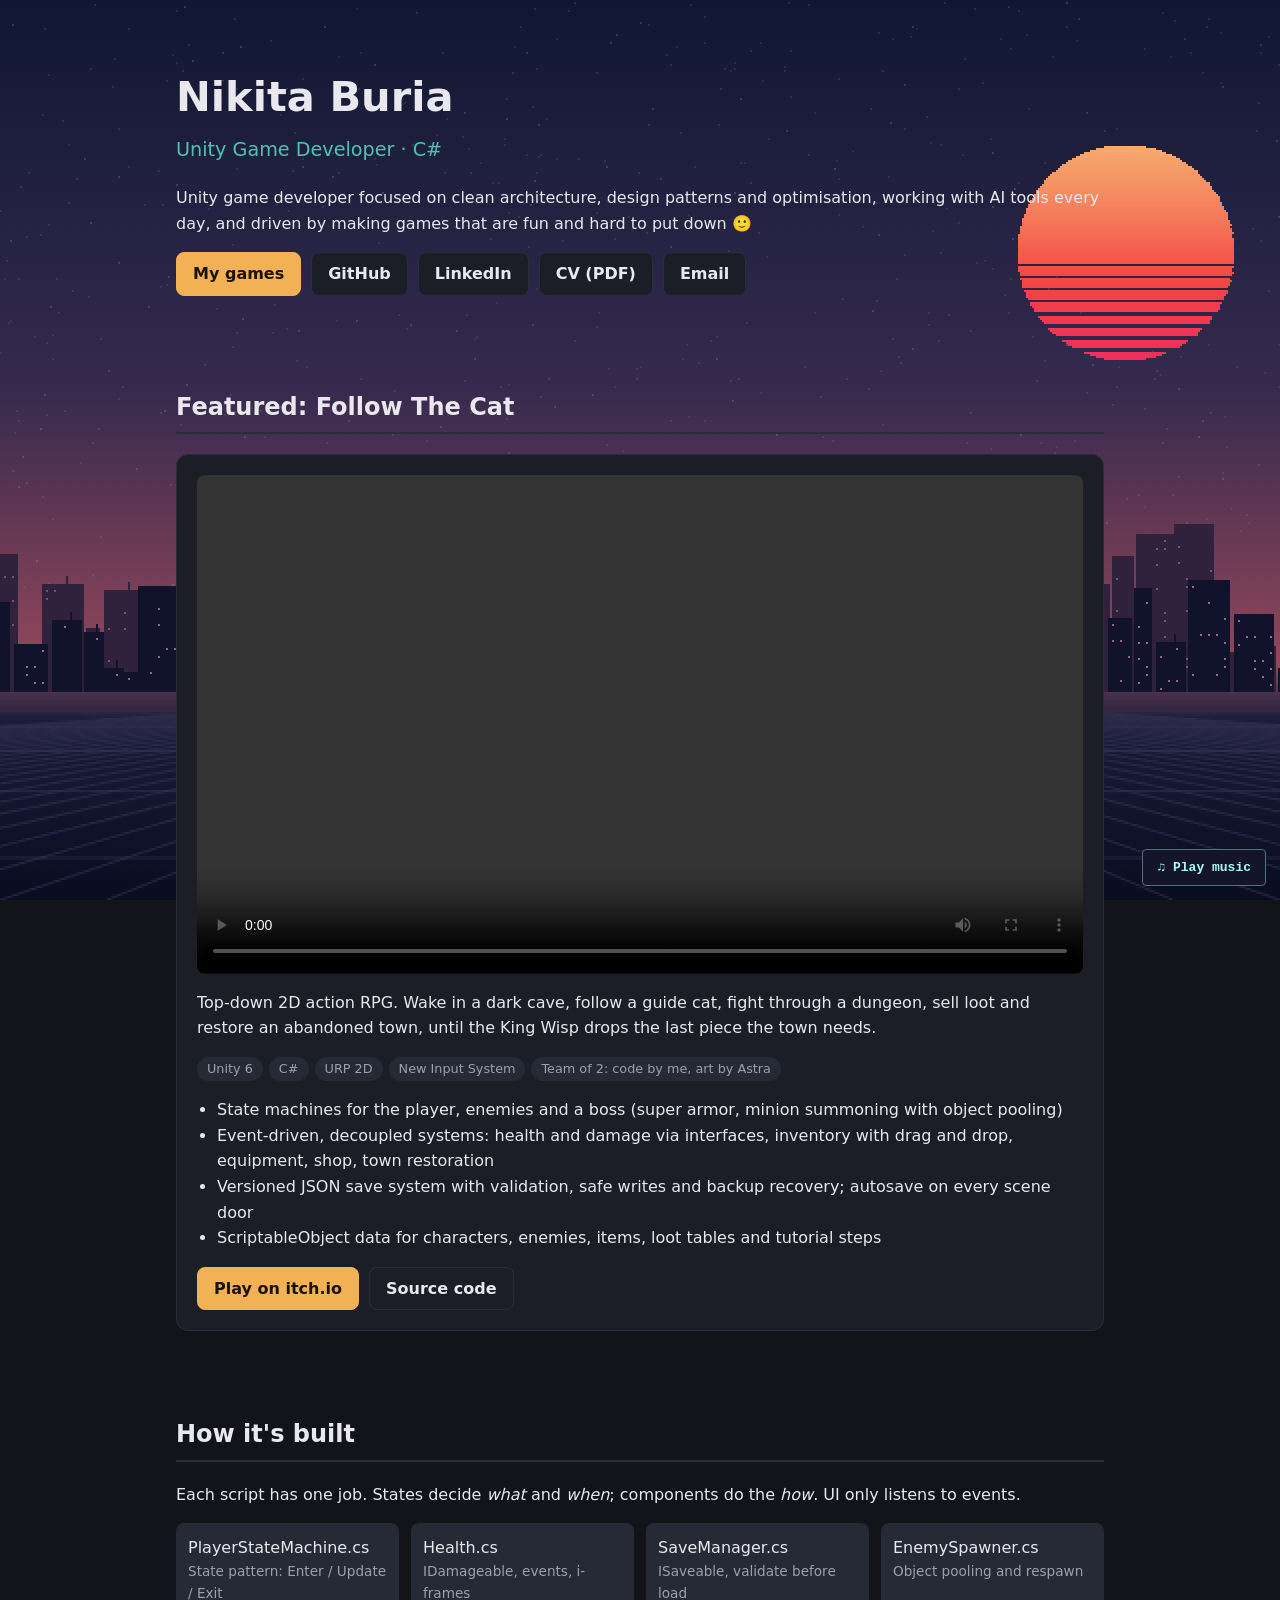
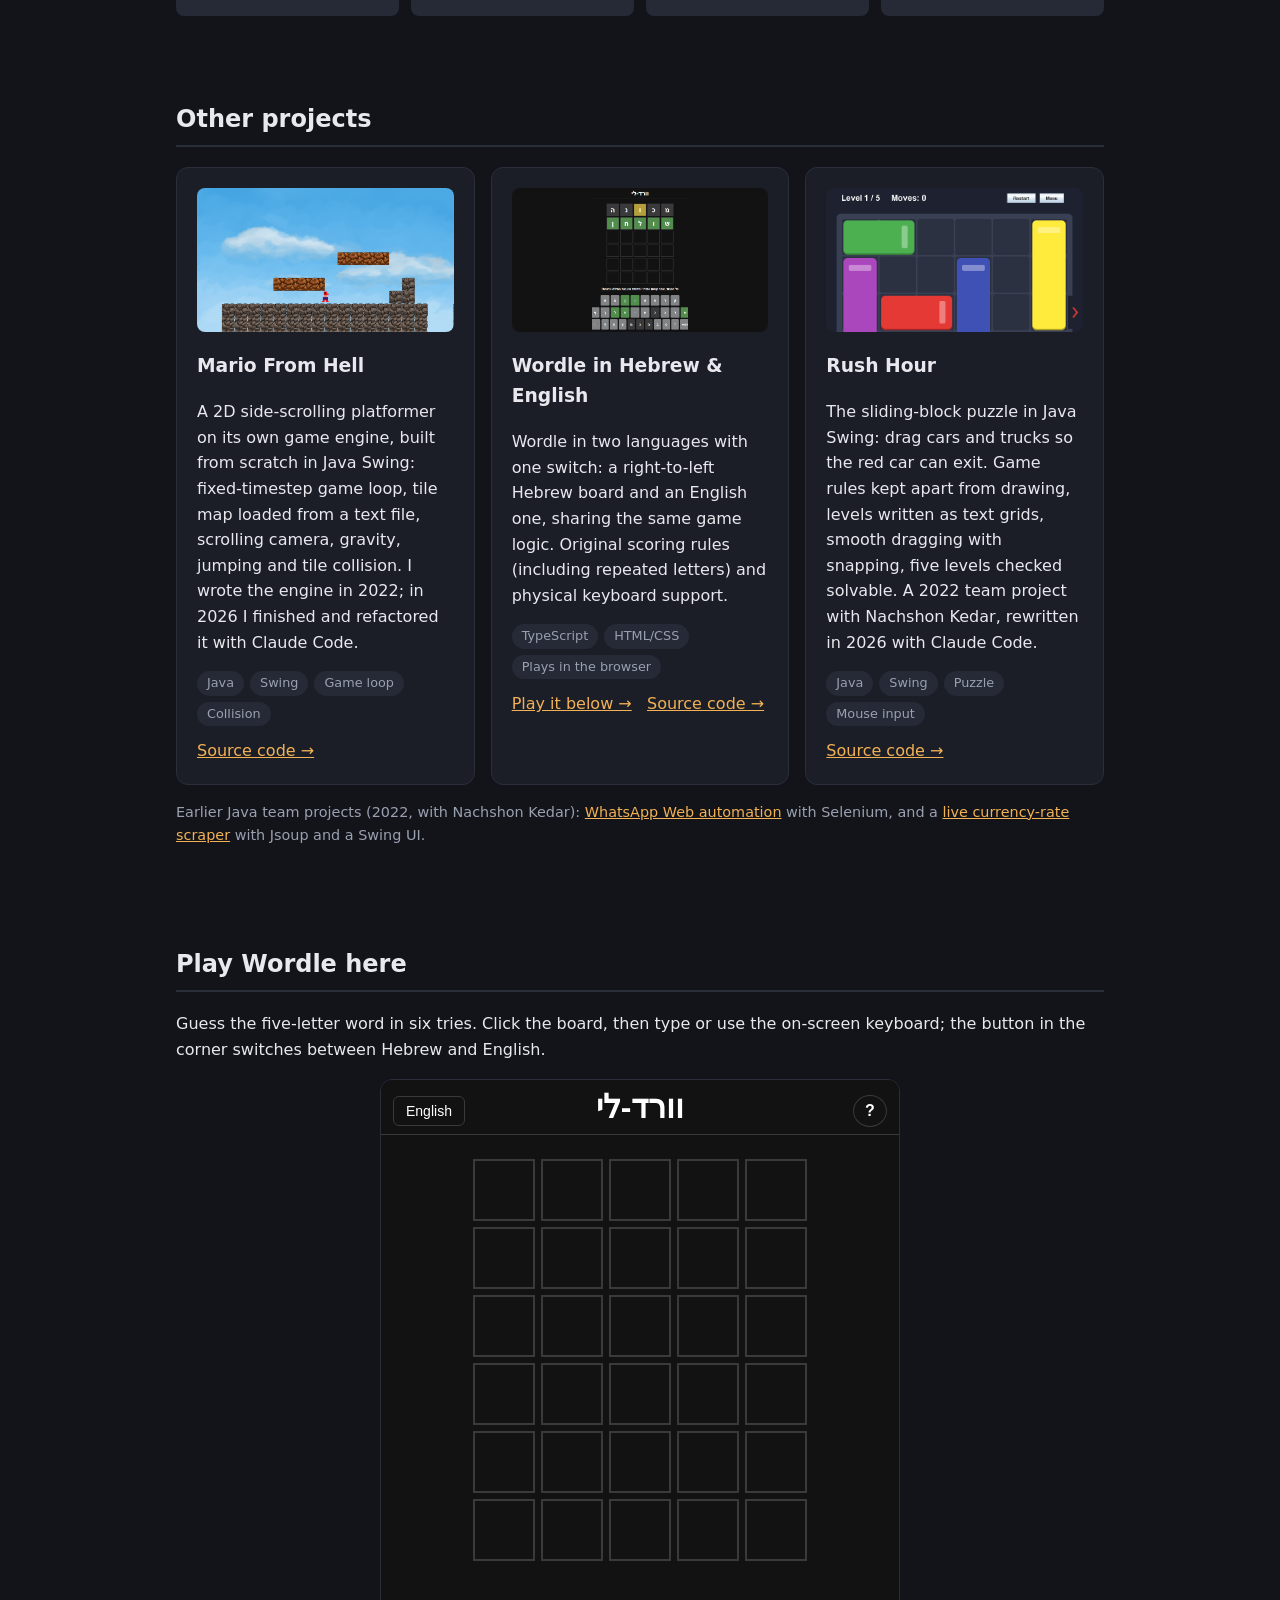
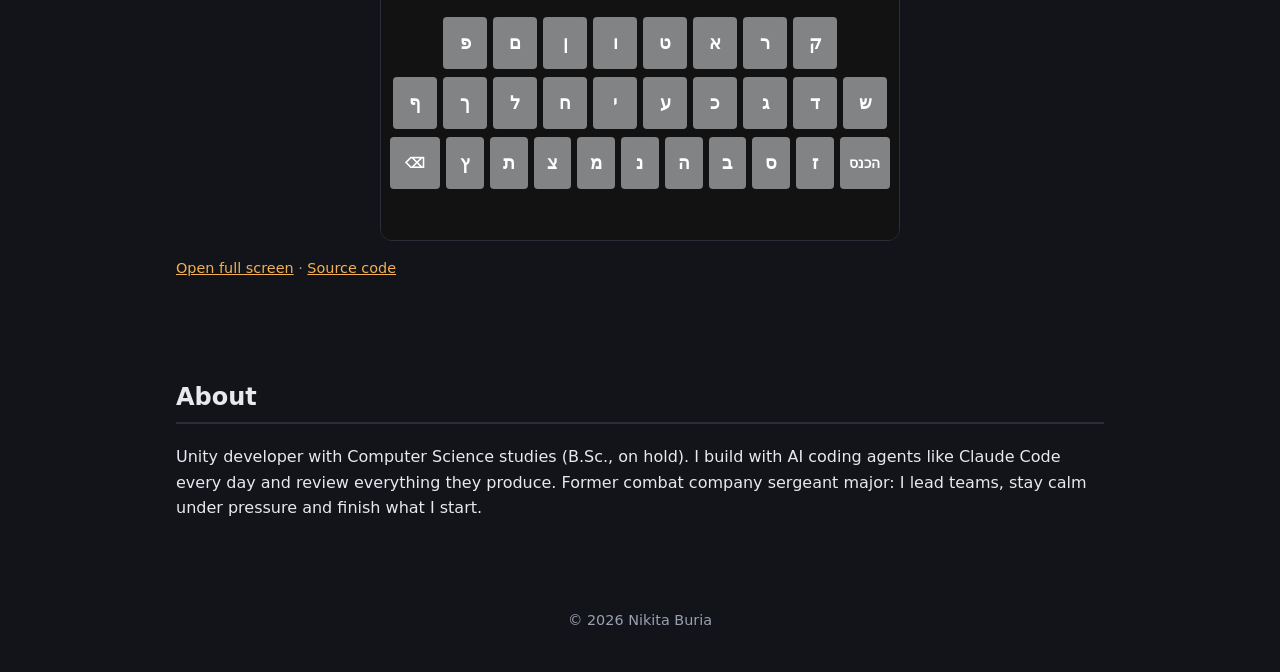
<file: index.html>
<!doctype html>
<html lang="en">
<head>
<meta charset="utf-8">
<meta name="viewport" content="width=device-width, initial-scale=1">
<title>Nikita Buria – Unity Game Developer</title>
<meta name="description" content="Portfolio of Nikita Buria, Unity game developer (C#).">
<script>
window.addEventListener('DOMContentLoaded', () => {
  document.body.style.isolation = 'isolate';
  function canvas(layer) {
    const c = document.createElement('canvas');
    c.setAttribute('aria-hidden','true');
    c.style.cssText = 'position:fixed;inset:0;width:100%;height:100%;pointer-events:none;image-rendering:pixelated;z-index:'+layer;
    document.body.append(c); return c;
  }
  const sky=canvas(-2), wake=canvas(-1), pen=sky.getContext('2d'), glow=wake.getContext('2d');
  const reduced = matchMedia('(prefers-reduced-motion: reduce)');
  const city = document.createElement('canvas');
  const stars = document.createElement('canvas');
  const cityPen = city.getContext('2d');
  let skyFrame = 0;

  function resizeSky() {
    const w = sky.width = city.width = stars.width = Math.ceil(innerWidth / 2);
    const h = sky.height = city.height = stars.height = Math.ceil(innerHeight / 2);
    wake.width = innerWidth;
    wake.height = innerHeight;
    const horizon = Math.floor(h * .77);
    let seed = 579;
    const random = () => ((seed = (1664525 * seed + 1013904223) >>> 0) / 4294967296);
    const starPen = stars.getContext('2d');
    for (let i = 0; i < w * h / 450; i++) {
      const x = Math.floor(random() * w), y = Math.floor(random() * h * .69);
      starPen.fillStyle = random() > .82 ? '#eee7d5' : '#9897bd';
      starPen.fillRect(x, y, 1, 1);
    }
    function rect(x, y, width, height, color) {
      cityPen.fillStyle = color;
      cityPen.fillRect(Math.floor(x), Math.floor(y), Math.ceil(width), Math.ceil(height));
    }
    for(let layer=0;layer<2;layer++){
      for(let x=-6;x<w;){
        const width=5+Math.floor(random()*17),top=horizon-(.02+random()*(layer?.105:.17))*h,color=layer?'#10132b':'#30213d';
        rect(x,top,width,horizon-top,color);
        if(random()>.68)rect(x+width*.6,top-4,1,5,color);
        for(let y=top+3;y<horizon-1;y+=4)for(let col=x+2;col<x+width-1;col+=4)if(random()>.83)rect(col,y,1,1,layer?'#9b6574':'#785669');
        x+=width+Math.floor(random()*3);
      }
    }
    cityPen.strokeStyle='#343051';cityPen.lineWidth=.7;cityPen.beginPath();
    for(let x=-w*2;x<w*3;x+=Math.max(18,w/12)){cityPen.moveTo(w*.51+(x-w*.51)*.045,horizon);cityPen.lineTo(x,h);}
    for(let d=1;d<h-horizon;d=d*1.65+1){cityPen.moveTo(0,horizon+d);cityPen.lineTo(w,horizon+d);}cityPen.stroke();
    drawSky();
  }

  function drawSky() {
    skyFrame = 0;
    const w = sky.width, h = sky.height;
    const distance = Math.max(1, document.documentElement.scrollHeight - innerHeight);
    const progress = Math.max(0, Math.min(1, scrollY / distance));
    const night = progress * progress * (3 - 2 * progress);
    const gradient = pen.createLinearGradient(0, 0, 0, h);
    for (const [stop, day, dark] of [
      [0, [15, 23, 50], [4, 7, 24]], [.43, [53, 42, 78], [14, 22, 54]],
      [.74, [147, 71, 90], [39, 48, 79]], [.8, [26, 29, 57], [12, 19, 39]],
      [1, [8, 13, 32], [5, 10, 24]]
    ]) {
      const rgb = day.map((v, i) => Math.round(v + (dark[i] - v) * night));
      gradient.addColorStop(stop, 'rgb(' + rgb.join(',') + ')');
    }
    pen.fillStyle = gradient;
    pen.fillRect(0, 0, w, h);
    pen.globalAlpha = .16 + .84 * night;
    pen.drawImage(stars, 0, 0);
    pen.globalAlpha = 1;
    const radius = Math.min(w * .105, h * .12);
    const horizon = Math.floor(h * .77);
    const sunX = w * .88, moonX = w * .88;
    const sunY = h * .28 + night * h * .95;
    const moonY = h * 1.2 - night * h * .94;
    pen.save();
    pen.beginPath(); pen.rect(0, 0, w, horizon); pen.clip();
    function disk(x, cy, r, color, striped) {
      for (let y = -Math.floor(r); y <= r; y++) {
        if (striped && y > 0 && y % 6 < 1 + Math.floor(2 * y / r)) continue;
        const span = Math.sqrt(r * r - y * y);
        pen.fillStyle = striped ? 'hsl(' + (27 - 43 * (y / r + 1) / 2) + ' 88% ' + (70 - 7 * (y / r + 1)) + '%)' : color;
        pen.fillRect(Math.floor(x - span), Math.floor(cy + y), Math.ceil(2 * span), 1);
      }
    }
    if (reduced.matches) pen.globalAlpha = 1 - night;
    disk(sunX, reduced.matches ? h * .28 : sunY, radius, '', true);
    pen.globalAlpha = reduced.matches ? night : 1;
    const cy = reduced.matches ? h * .28 : moonY, r = radius * .74;
    disk(moonX, cy, r, '#d5e3f4', false);
    for (const [x, y, size] of [[-.39,-.22,.21],[.22,.37,.15],[.37,-.31,.095],[-.34,.42,.08]]) {
      disk(moonX + r * x, cy + r * y, r * size, '#a8bed8', false);
    }
    pen.restore();
    pen.drawImage(city, 0, 0);
  }
  function scheduleSky() {
    if (!skyFrame) skyFrame = requestAnimationFrame(drawSky);
  }
  resizeSky();
  addEventListener('resize', resizeSky);
  addEventListener('scroll', scheduleSky, { passive: true });
  addEventListener('pageshow', scheduleSky);
  reduced.addEventListener('change', scheduleSky);
  let points=[],frame=0;
  function trail(now){
    glow.clearRect(0,0,wake.width,wake.height);points=points.filter(p=>now-p.time<340);
    for(let i=1;i<points.length;i++){
      const a=points[i-1],b=points[i],life=Math.max(0,1-(now-a.time)/340);
      for(const [offset,color] of [[4,'#fa56ad'],[0,'#86fff0']]){glow.globalAlpha=life*.87;glow.strokeStyle=color;glow.lineWidth=1+life*2;glow.beginPath();glow.moveTo(a.x,a.y+offset);glow.lineTo(b.x,b.y+offset);glow.stroke();}
      if(i%3===0){glow.fillStyle='#ffe8ac';glow.fillRect(a.x-3,a.y+8+(1-life)*9,2,2);}
    }
    glow.globalAlpha=1;frame=points.length?requestAnimationFrame(trail):0;
  }
  function clearTrail(){points=[];glow.clearRect(0,0,wake.width,wake.height);}
  const panelSelector = '.card, .arch a, .game-frame, iframe, a, button, video';
  function overPanel(event) {
    return event.target instanceof Element && event.target.closest(panelSelector) !== null;
  }
  document.addEventListener('pointerover', event => {
    if (points.length && overPanel(event)) clearTrail();
  }, { passive: true });
  addEventListener('pointermove', event => {
    if (reduced.matches || !event.isPrimary) return;
    if (overPanel(event)) {
      if (points.length) clearTrail();
      return;
    }
    points.push({ x: event.clientX, y: event.clientY, time: performance.now() });
    if (points.length > 90) points.shift();
    if (!frame) frame = requestAnimationFrame(trail);
  }, { passive: true });
  document.addEventListener('pointerleave',clearTrail);reduced.addEventListener('change',clearTrail);
  const control=document.createElement('button');control.type='button';control.textContent='♫  Music off';control.setAttribute('aria-pressed','false');
  control.style.cssText='position:fixed;bottom:max(14px,env(safe-area-inset-bottom));right:14px;z-index:9999;background:#13152b;color:#a4fff0;border:1px solid #52717c;border-radius:4px;padding:10px 14px;font:600 13px monospace;cursor:pointer;';document.body.append(control);
  let ctx,master,clock,step=0,next,playing=false;
  function note(midi,start,length,wave,level,slide=false){
    const osc=ctx.createOscillator(),env=ctx.createGain();osc.type=wave;osc.frequency.setValueAtTime(440*2**((midi-69)/12),start);if(slide)osc.frequency.exponentialRampToValueAtTime(46,start+.09);
    env.gain.setValueAtTime(.0001,start);env.gain.exponentialRampToValueAtTime(level,start+.009);env.gain.exponentialRampToValueAtTime(.0001,start+length);
    osc.connect(env).connect(master);osc.start(start);osc.stop(start+length+.01);osc.onended=()=>{osc.disconnect();env.disconnect();};
  }
  const roots=[45,41,48,43],lead=[0,null,7,12,null,7,3,null,7,null,10,7,null,3,2,null];
  function sequence(){const beat=60/108/4;while(next<ctx.currentTime+.13){const bar=Math.floor(step/16)%4,pos=step%16,root=roots[bar];
    if(pos%4===0)note(48,next,.12,'sine',.42,true);if(pos%4===0||pos===10)note(root+(pos===8?12:0),next,.24,'triangle',.30);if(pos%4===2)note(89,next,.032,'triangle',.065);
    if(lead[pos]!==null)note(root+12+(lead[pos]===3&&bar!==0?4:lead[pos]),next,beat*1.8,'square',.075);step++;next+=beat;}}
  const video = document.querySelector('.video video');
  let musicEnabled = true;

  function syncMusic() {
    const watching = video && !video.paused && !video.ended && !video.error;
    const audible = musicEnabled && ctx?.state === 'running' && !watching && !document.hidden;
    if (audible && !playing) {
      master = ctx.createGain();
      master.gain.value = .22;
      master.connect(ctx.destination);
      next = ctx.currentTime + .03;
      sequence();
      clock = setInterval(sequence, 50);
    } else if (!audible && playing) {
      clearInterval(clock);
      master.disconnect();
    }
    playing = audible;
    control.setAttribute('aria-pressed', String(musicEnabled && ctx?.state === 'running'));
    control.textContent = !musicEnabled ? '♫  Music off' : ctx?.state !== 'running' ? '♫  Play music' : watching ? '♫  Paused for video' : '♫  Music on';
  }

  function startMusic() {
    if (!musicEnabled || document.hidden) return;
    try {
      if (!ctx) {
        ctx = new AudioContext();
        ctx.addEventListener('statechange', syncMusic);
      }
      if (ctx.state !== 'running') ctx.resume().then(syncMusic, syncMusic);
      syncMusic();
    } catch {
      control.textContent = 'Audio unavailable';
    }
  }

  control.addEventListener('click', () => {
    if (musicEnabled && ctx?.state === 'running') {
      musicEnabled = false;
      syncMusic();
    } else {
      musicEnabled = true;
      startMusic();
    }
  });
  function unlockMusic(event) {
    if (event.target !== control && ctx?.state !== 'running') startMusic();
  }
  document.addEventListener('click', unlockMusic);
  document.addEventListener('keydown', unlockMusic);
  startMusic();

  if (video) {
    for (const event of ['play', 'pause', 'ended', 'error', 'emptied']) {
      video.addEventListener(event, syncMusic);
    }
    new IntersectionObserver(([entry]) => {
      if (!entry.isIntersecting && !video.paused && !document.hidden &&
          !document.fullscreenElement && document.pictureInPictureElement !== video) {
        video.pause();
      }
    }).observe(video);
  }
  document.addEventListener('visibilitychange', () => {
    if (document.hidden) {
      clearTrail();
    } else {
      startMusic();
    }
    syncMusic();
  });
});
</script>
<style>
  :root {
    --bg: #12141a; --card: #1b1e27; --text: #e8e8ee; --muted: #9aa0b0;
    --accent: #f2b155; --accent2: #4fc3b0; --border: #2a2e3b;
  }
  * { box-sizing: border-box; }
  body { margin: 0; background: var(--bg); color: var(--text);
    font: 16px/1.6 system-ui, -apple-system, "Segoe UI", sans-serif; }
  a { color: var(--accent); }
  .wrap { max-width: 960px; margin: 0 auto; padding: 0 16px; }
  header { padding: 64px 0 40px; }
  h1 { font-size: 2.6rem; margin: 0; }
  .role { color: var(--accent2); font-size: 1.2rem; margin: 4px 0 20px; }
  .links { display: flex; flex-wrap: wrap; gap: 10px; }
  .btn { display: inline-block; padding: 8px 16px; border-radius: 8px; text-decoration: none;
    border: 1px solid var(--border); background: var(--card); color: var(--text); font-weight: 600; }
  .btn:hover { border-color: var(--accent); }
  .btn.primary { background: var(--accent); color: #1a1205; border-color: var(--accent); }
  section { padding: 32px 0; }
  h2 { font-size: 1.5rem; border-bottom: 2px solid var(--border); padding-bottom: 6px; }
  .card { background: var(--card); border: 1px solid var(--border); border-radius: 12px; padding: 20px; }
  .video { position: relative; aspect-ratio: 16 / 9; border-radius: 8px; overflow: hidden;
    background: #0b0c10; display: grid; place-items: center; color: var(--muted); margin-bottom: 16px; }
  .video video, .video iframe { position: absolute; inset: 0; width: 100%; height: 100%; border: 0; }
  .tags { display: flex; flex-wrap: wrap; gap: 6px; margin: 8px 0 12px; }
  .tag { font-size: .8rem; padding: 2px 10px; border-radius: 999px; background: #262a36; color: var(--muted); }
  ul { padding-left: 20px; }
  .grid { display: grid; grid-template-columns: repeat(auto-fit, minmax(260px, 1fr)); gap: 16px; }
  .thumb { aspect-ratio: 16 / 9; background: #0b0c10; border-radius: 8px; margin-bottom: 12px;
    display: grid; place-items: center; color: var(--muted); overflow: hidden; }
  .thumb img { width: 100%; height: 100%; object-fit: cover; }
  .arch { display: grid; grid-template-columns: repeat(auto-fit, minmax(200px, 1fr)); gap: 12px; }
  .arch a { display: block; padding: 12px; border-radius: 8px; background: #262a36; text-decoration: none; color: var(--text); }
  .arch a span { display: block; color: var(--muted); font-size: .85rem; }
  .muted-line { color: var(--muted); font-size: .9rem; margin-top: 16px; }
  .game-frame { max-width: 520px; margin: 0 auto; border: 1px solid var(--border); border-radius: 12px; overflow: hidden; background: #121213; }
  .game-frame iframe { display: block; width: 100%; height: 760px; border: 0; }
  footer { padding: 40px 0; color: var(--muted); text-align: center; font-size: .9rem; }
  @media (max-width: 600px) { h1 { font-size: 2rem; } header { padding-top: 40px; } }
</style>
</head>
<body>
<div class="wrap">

  <header>
    <h1>Nikita Buria</h1>
    <p class="role">Unity Game Developer · C#</p>
    <p>Unity game developer focused on clean architecture, design patterns and optimisation, working with AI tools every day, and driven by making games that are fun and hard to put down 🙂</p>
    <div class="links">
      <a class="btn primary" href="#games">My games</a>
      <a class="btn" href="https://github.com/NikitaBuria">GitHub</a>
      <a class="btn" href="https://linkedin.com/in/nikita-buria-5861b0246">LinkedIn</a>
      <a class="btn" href="cv.pdf">CV (PDF)</a>
      <a class="btn" href="mailto:nikitaburia@gmail.com">Email</a>
    </div>
  </header>

  <section id="games">
    <h2>Featured: Follow The Cat</h2>
    <div class="card">
      <div class="video">
        <video src="gameplay.mp4" controls preload="metadata" playsinline title="Follow The Cat gameplay"></video>
      </div>
      <p>Top-down 2D action RPG. Wake in a dark cave, follow a guide cat, fight through a dungeon, sell loot and restore an abandoned town, until the King Wisp drops the last piece the town needs.</p>
      <div class="tags">
        <span class="tag">Unity 6</span><span class="tag">C#</span><span class="tag">URP 2D</span>
        <span class="tag">New Input System</span><span class="tag">Team of 2: code by me, art by Astra</span>
      </div>
      <ul>
        <li>State machines for the player, enemies and a boss (super armor, minion summoning with object pooling)</li>
        <li>Event-driven, decoupled systems: health and damage via interfaces, inventory with drag and drop, equipment, shop, town restoration</li>
        <li>Versioned JSON save system with validation, safe writes and backup recovery; autosave on every scene door</li>
        <li>ScriptableObject data for characters, enemies, items, loot tables and tutorial steps</li>
      </ul>
      <div class="links">
        <a class="btn primary" href="https://hahool69.itch.io/followthecat">Play on itch.io</a>
        <a class="btn" href="https://github.com/NikitaBuria/2DFollowTheCat2">Source code</a>
      </div>
    </div>
  </section>

  <section id="architecture">
    <h2>How it's built</h2>
    <p>Each script has one job. States decide <em>what</em> and <em>when</em>; components do the <em>how</em>. UI only listens to events.</p>
    <div class="arch">
      <a href="https://github.com/NikitaBuria/2DFollowTheCat2/blob/main/Assets/Scripts/Player%20Scripts/PlayerStates/PlayerStateMachine.cs">PlayerStateMachine.cs <span>State pattern: Enter / Update / Exit</span></a>
      <a href="https://github.com/NikitaBuria/2DFollowTheCat2/blob/main/Assets/Scripts/Combat/Health.cs">Health.cs <span>IDamageable, events, i-frames</span></a>
      <a href="https://github.com/NikitaBuria/2DFollowTheCat2/blob/main/Assets/Scripts/Save/SaveManager.cs">SaveManager.cs <span>ISaveable, validate before load</span></a>
      <a href="https://github.com/NikitaBuria/2DFollowTheCat2/blob/main/Assets/Scripts/Enemy/EnemySpawner.cs">EnemySpawner.cs <span>Object pooling and respawn</span></a>
    </div>
  </section>

  <section id="other">
    <h2>Other projects</h2>
    <div class="grid">
      <div class="card">
        <div class="thumb"><img src="images/mario-from-hell.png" alt="Mario From Hell: a 2D platformer level with rock platforms"></div>
        <h3>Mario From Hell</h3>
        <p>A 2D side-scrolling platformer on its own game engine, built from scratch in Java Swing: fixed-timestep game loop, tile map loaded from a text file, scrolling camera, gravity, jumping and tile collision. I wrote the engine in 2022; in 2026 I finished and refactored it with Claude Code.</p>
        <div class="tags"><span class="tag">Java</span><span class="tag">Swing</span><span class="tag">Game loop</span><span class="tag">Collision</span></div>
        <a href="https://github.com/NikitaBuria/MarioFromHell">Source code →</a>
      </div>
      <div class="card">
        <div class="thumb"><img src="images/wordle-in-hebrew.png" alt="Wordle in Hebrew and English: the game board with a winning guess"></div>
        <h3>Wordle in Hebrew &amp; English</h3>
        <p>Wordle in two languages with one switch: a right-to-left Hebrew board and an English one, sharing the same game logic. Original scoring rules (including repeated letters) and physical keyboard support.</p>
        <div class="tags"><span class="tag">TypeScript</span><span class="tag">HTML/CSS</span><span class="tag">Plays in the browser</span></div>
        <a href="#play-wordle">Play it below →</a> &nbsp; <a href="https://github.com/NikitaBuria/Wordle-In-Hebrew">Source code →</a>
      </div>
      <div class="card">
        <div class="thumb"><img src="images/rush-hour.png" alt="Rush Hour: a 6 by 6 board of colored cars and trucks around the red car"></div>
        <h3>Rush Hour</h3>
        <p>The sliding-block puzzle in Java Swing: drag cars and trucks so the red car can exit. Game rules kept apart from drawing, levels written as text grids, smooth dragging with snapping, five levels checked solvable. A 2022 team project with Nachshon Kedar, rewritten in 2026 with Claude Code.</p>
        <div class="tags"><span class="tag">Java</span><span class="tag">Swing</span><span class="tag">Puzzle</span><span class="tag">Mouse input</span></div>
        <a href="https://github.com/NikitaBuria/RushHourProject20.4.22">Source code →</a>
      </div>
    </div>
    <p class="muted-line">Earlier Java team projects (2022, with Nachshon Kedar): <a href="https://github.com/nachshon99/WhatsappWebProject">WhatsApp Web automation</a> with Selenium, and a <a href="https://github.com/nachshon99/WebScrappingProject2">live currency-rate scraper</a> with Jsoup and a Swing UI.</p>
  </section>

  <section id="play-wordle">
    <h2>Play Wordle here</h2>
    <p>Guess the five-letter word in six tries. Click the board, then type or use the on-screen keyboard; the button in the corner switches between Hebrew and English.</p>
    <div class="game-frame">
      <iframe src="wordle/index.html" title="Wordle in Hebrew and English" loading="lazy"></iframe>
    </div>
    <p class="muted-line"><a href="wordle/index.html">Open full screen</a> · <a href="https://github.com/NikitaBuria/Wordle-In-Hebrew">Source code</a></p>
  </section>

  <section id="about">
    <h2>About</h2>
    <p>Unity developer with Computer Science studies (B.Sc., on hold). I build with AI coding agents like Claude Code every day and review everything they produce. Former combat company sergeant major: I lead teams, stay calm under pressure and finish what I start.</p>
  </section>

  <footer>© 2026 Nikita Buria</footer>
</div>
</body>
</html>
</file>
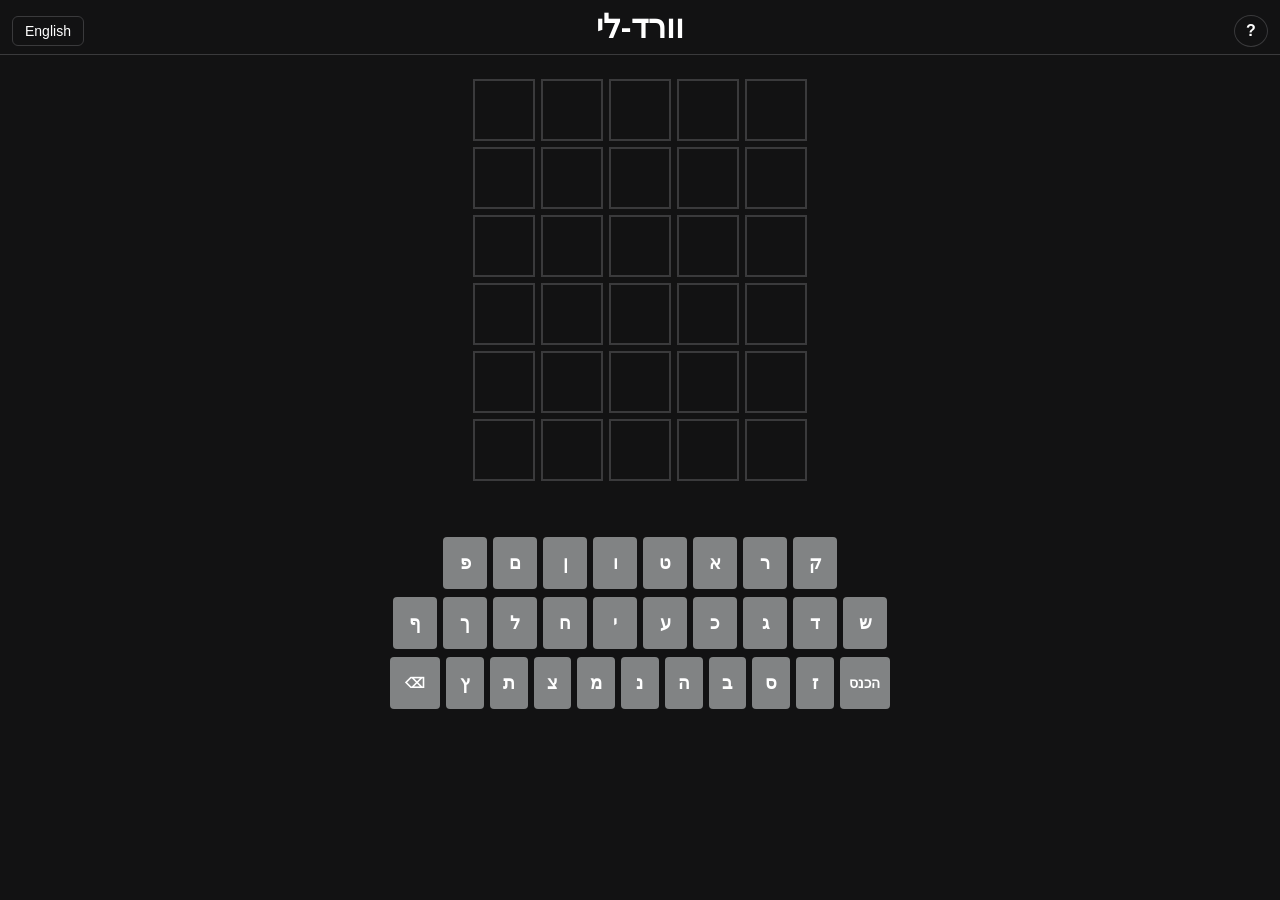
<file: wordle/index.html>
<!DOCTYPE html>
<html lang="he" dir="rtl">
<head>
    <meta charset="UTF-8">
    <meta name="viewport" content="width=device-width, initial-scale=1">
    <title>Wordle · Hebrew & English</title>
    <link rel="stylesheet" href="styles.css">
    <script src="languages.js" defer></script>
    <script src="wordle.js" defer></script>
</head>
<body>
    <header>
        <button type="button" id="help-button" class="header-button" aria-label="How to play">?</button>
        <h1 id="title">וורד-לי</h1>
        <button type="button" id="language-switch" class="header-button">English</button>
    </header>

    <main class="game">
        <!-- The board and the keyboard are built by wordle.js -->
        <div id="board" aria-label="Game board"></div>
        <p id="message" role="status" aria-live="polite"></p>
        <button type="button" id="new-game" hidden>New game</button>
        <div id="keyboard"></div>
    </main>

    <!-- How to play; the text is filled in by wordle.js for the current language -->
    <dialog id="help">
        <h2 id="help-title"></h2>
        <div id="help-rules"></div>
        <ul class="examples">
            <li><span class="sample" data-result="correct"></span><span id="help-correct"></span></li>
            <li><span class="sample" data-result="present"></span><span id="help-present"></span></li>
            <li><span class="sample" data-result="absent"></span><span id="help-absent"></span></li>
        </ul>
        <button type="button" id="help-close"></button>
    </dialog>
</body>
</html>
</file>
<file: wordle/styles.css>
:root {
    --background: #121213;
    --border: #3a3a3c;
    --key: #818384;
    --text: #ffffff;

    --correct: #538d4e;
    --present: #b59f3b;
    --absent: #3a3a3c;

    --cell-size: min(15vw, 62px);
    --key-height: 52px;
}

* {
    box-sizing: border-box;
}

body {
    margin: 0;
    background: var(--background);
    color: var(--text);
    font-family: Arial, "Segoe UI", sans-serif;
}

/* ---------- Header ---------- */

header {
    position: relative;
    border-bottom: 1px solid var(--border);
    text-align: center;
}

h1 {
    margin: 8px 0;
    font-size: 32px;
}

.header-button {
    position: absolute;
    top: 50%;
    transform: translateY(-50%);
    padding: 6px 12px;
    border: 1px solid var(--border);
    border-radius: 6px;
    background: transparent;
    color: var(--text);
    font-size: 14px;
    cursor: pointer;
}

.header-button:hover {
    background: var(--border);
}

#help-button {
    inset-inline-start: 12px;
    width: 34px;
    padding: 6px 0;
    border-radius: 50%;
    font-size: 16px;
    font-weight: 700;
}

#language-switch {
    inset-inline-end: 12px;
}

/* ---------- Board ---------- */

.game {
    display: flex;
    flex-direction: column;
    align-items: center;
    gap: 16px;
    padding: 24px 8px;
}

#board {
    display: grid;
    gap: 6px;
}

.row {
    display: grid;
    grid-template-columns: repeat(5, var(--cell-size));
    gap: 6px;
}

.cell {
    display: flex;
    align-items: center;
    justify-content: center;
    height: var(--cell-size);
    border: 2px solid var(--border);
    font-size: calc(var(--cell-size) * 0.55);
    font-weight: 700;
}

/* A typed letter that hasn't been scored yet */
.cell:not(:empty):not([data-result]) {
    border-color: #565758;
}

#message {
    min-height: 1.5em;
    margin: 0;
    text-align: center;
    font-weight: 600;
}

#new-game {
    padding: 10px 28px;
    border: none;
    border-radius: 6px;
    background: var(--correct);
    color: var(--text);
    font-size: 18px;
    font-weight: 700;
    cursor: pointer;
}

#new-game:hover {
    filter: brightness(1.15);
}

#new-game[hidden] {
    display: none;
}

/* ---------- Keyboard ---------- */

#keyboard {
    display: flex;
    flex-direction: column;
    gap: 8px;
    width: 100%;
    max-width: 500px;
}

.keyboard-row {
    display: flex;
    justify-content: center;
    gap: 6px;
}

.key {
    flex: 1;
    max-width: 44px;
    height: var(--key-height);
    border: none;
    border-radius: 4px;
    background: var(--key);
    color: var(--text);
    font-size: 18px;
    font-weight: 700;
    cursor: pointer;
}

.key.wide {
    flex: 1.5;
    max-width: 66px;
    font-size: 14px;
}

/* ---------- How to play ---------- */

#help {
    max-width: min(420px, 90vw);
    padding: 20px 24px;
    border: 1px solid var(--border);
    border-radius: 10px;
    background: var(--background);
    color: var(--text);
}

#help::backdrop {
    background: rgba(0, 0, 0, 0.6);
}

#help h2 {
    margin: 0 0 12px;
    text-align: center;
}

#help p {
    margin: 0 0 8px;
    line-height: 1.4;
}

.examples {
    margin: 12px 0 20px;
    padding: 0;
    list-style: none;
}

.examples li {
    display: flex;
    align-items: center;
    gap: 12px;
    margin-bottom: 10px;
}

.sample {
    flex: none;
    width: 32px;
    height: 32px;
    border: 2px solid var(--border);
}

#help-close {
    display: block;
    margin: 0 auto;
    padding: 8px 28px;
    border: none;
    border-radius: 6px;
    background: var(--key);
    color: var(--text);
    font-size: 16px;
    font-weight: 700;
    cursor: pointer;
}

/* ---------- Results (set by wordle.js as data-result) ---------- */

[data-result="correct"] {
    background: var(--correct);
    border-color: var(--correct);
}

[data-result="present"] {
    background: var(--present);
    border-color: var(--present);
}

[data-result="absent"] {
    background: var(--absent);
    border-color: var(--absent);
}
</file>
